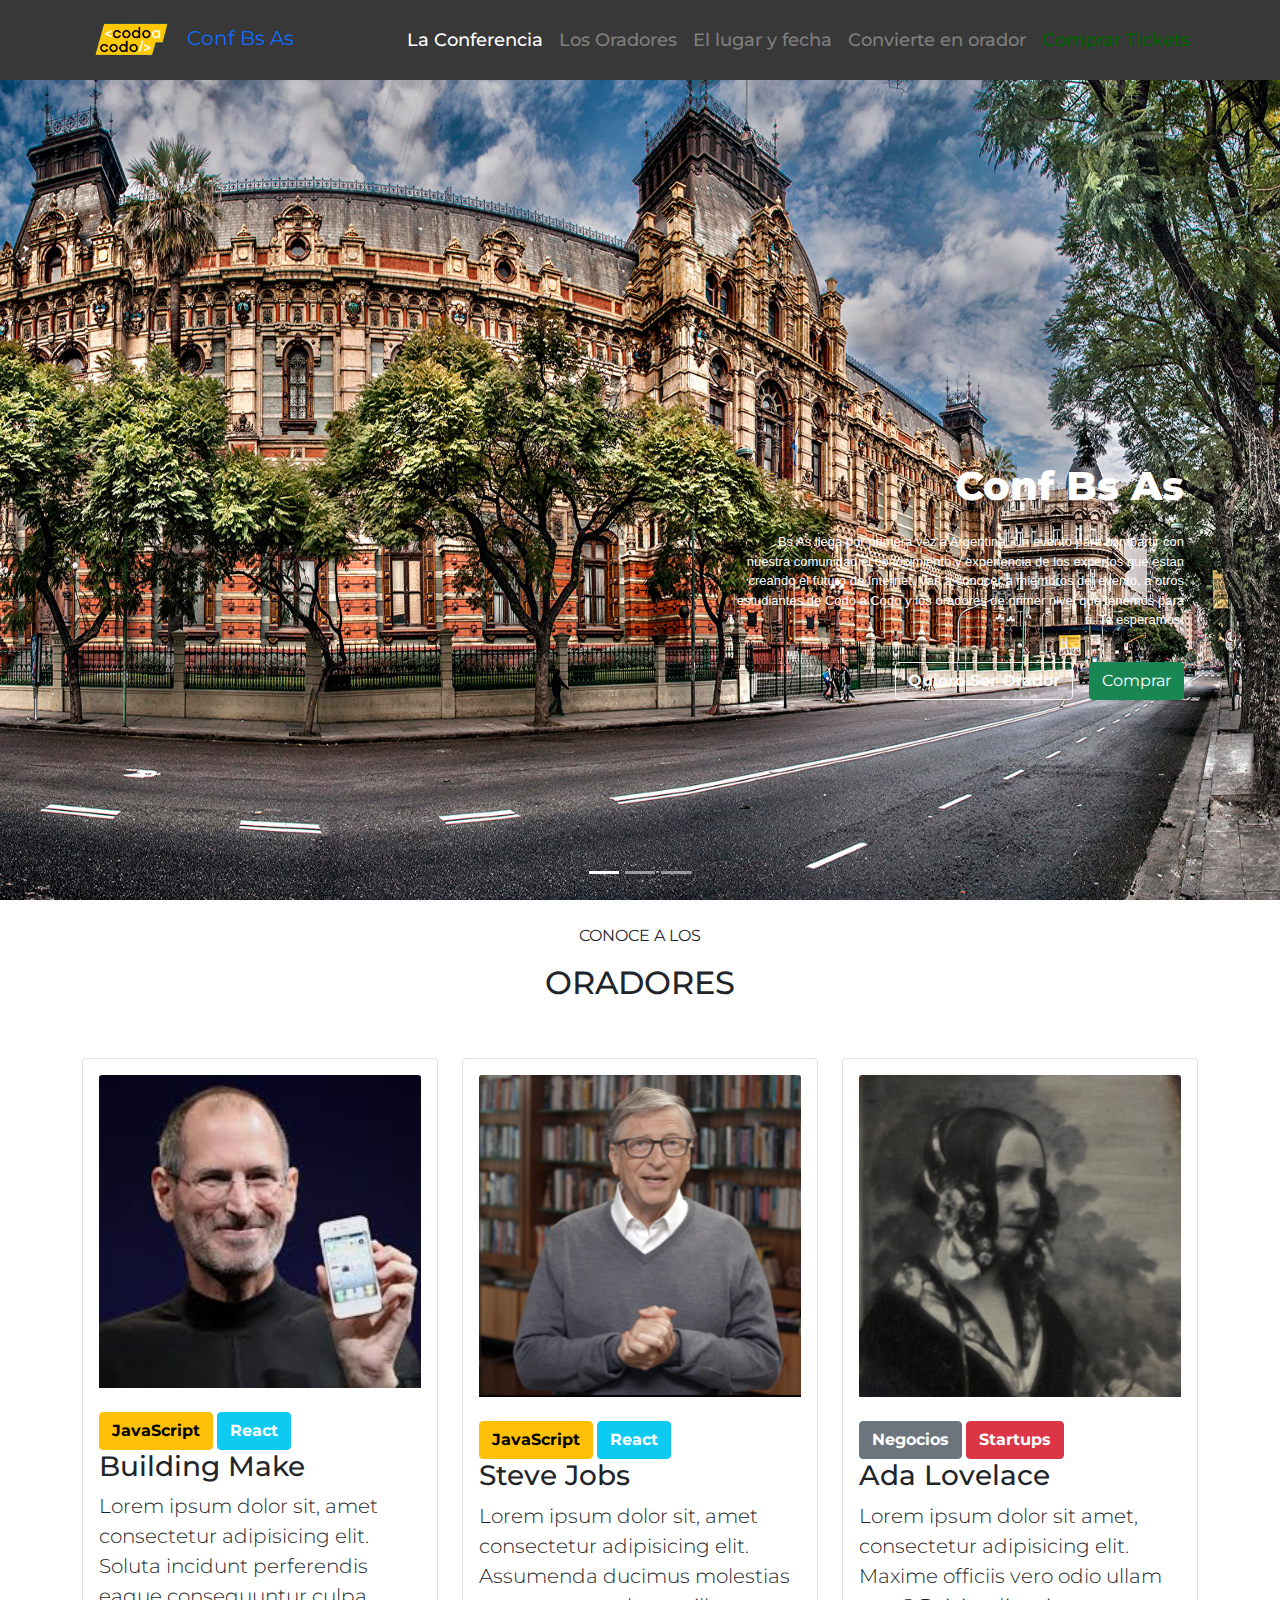
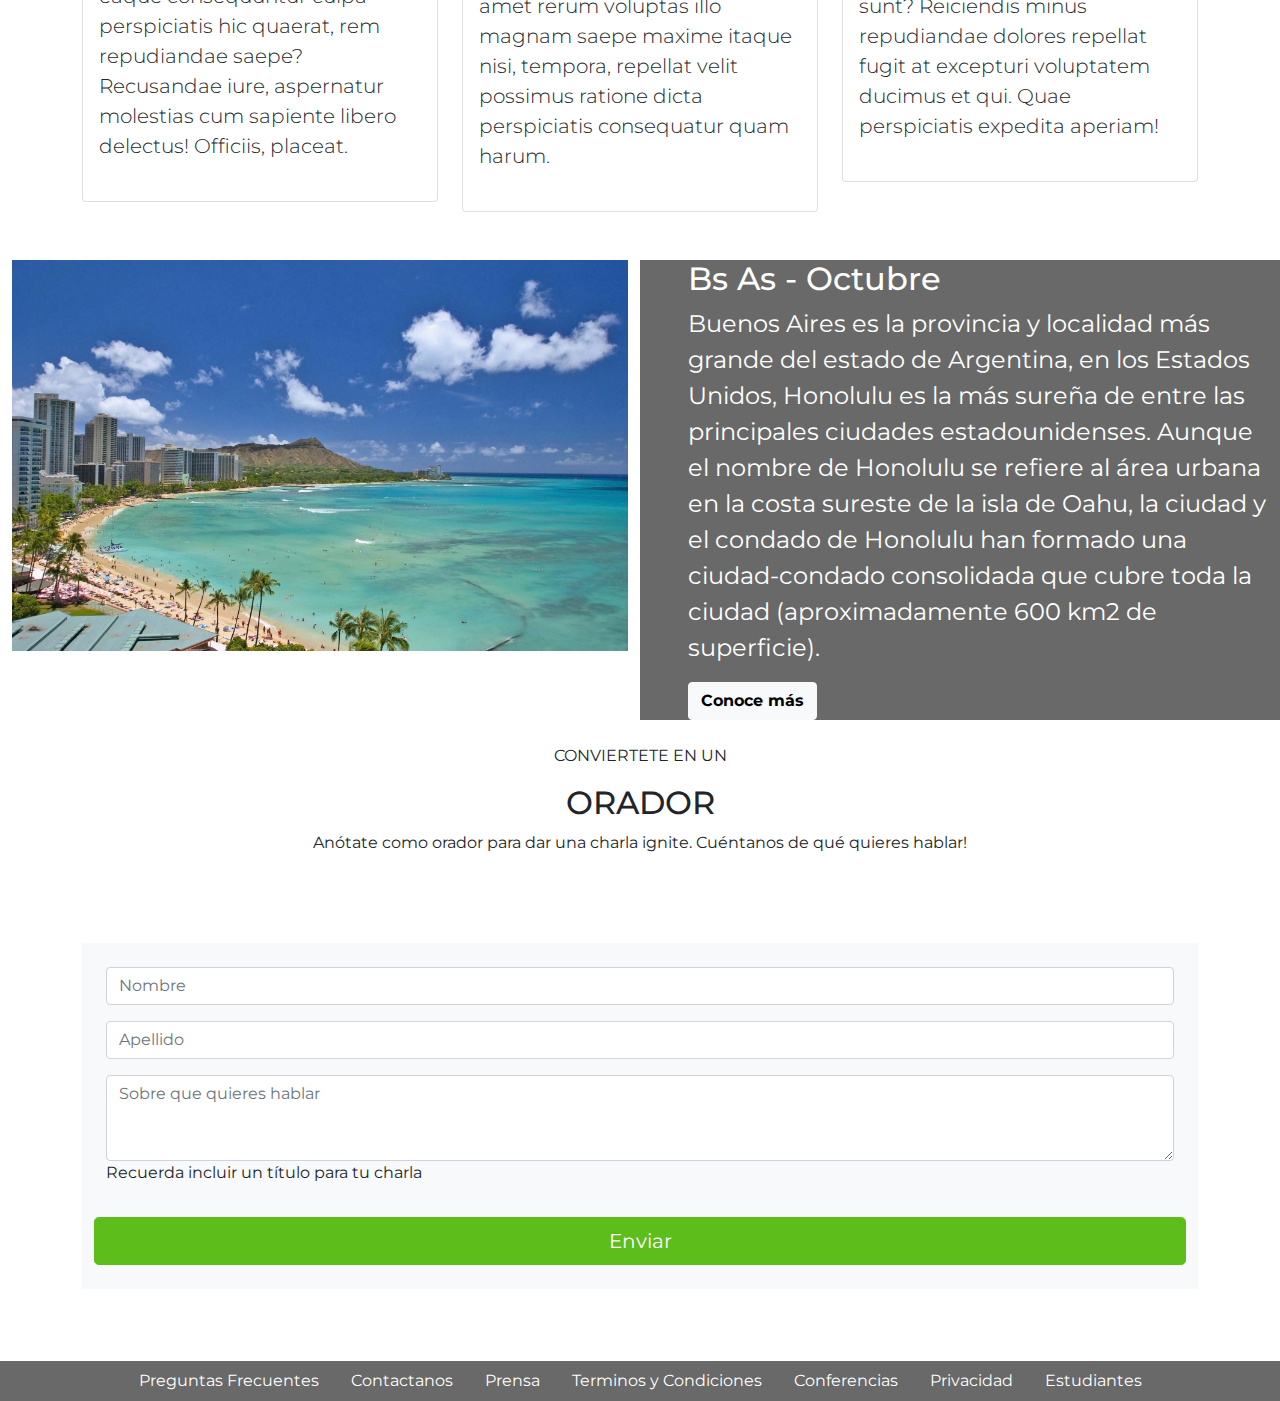
<file: index.html>
<!DOCTYPE html>
<html lang="es">

<head>
    <meta charset="UTF-8">
    <meta http-equiv="X-UA-Compatible" content="IE=edge">
    <meta name="viewport" content="width=device-width, initial-scale=1.0">
    <title>Pagina Personal</title>
    
   
    <link href="css/bootstrap.min.css" rel="stylesheet">
    <link rel="stylesheet" href="https://cdn.jsdelivr.net/npm/bootstrap-icons@1.7.2/font/bootstrap-icons.css">
    <link rel="stylesheet" href="css/style.css">
</head>
<body>



    
    <nav class="navbar navbar-expand-lg nav navbackgrey fixed-top ">
        <div class="container">
            <a class="navbar-brand " href="#"><img src="img/codoacodo.png" alt="" width="100" height="54"> Conf Bs As</a> 
          <button class="navbar-toggler" type="button" data-bs-toggle="collapse" data-bs-target="#navbarSupportedContent" aria-controls="navbarSupportedContent" aria-expanded="false" aria-label="Toggle navigation">
            <span class="navbar-toggler-icon"></span>
          </button>
          <div class="collapse navbar-collapse" id="navbarSupportedContent">
            <ul class="navbar-nav ms-auto mb-2 mb-lg-0">
              <li class="nav-item">
                <a class="nav-link navcolorwhite" href="#">La Conferencia</a>
              </li>
              <li class="nav-item">
                <a class="nav-link navcolorgrey" href="#about">Los Oradores</a>
              </li> 
              <li class="nav-item">
                <a class="nav-link navcolorgrey" href="#services">El lugar y fecha</a>
              </li> 
              <li class="nav-item">
                <a class="nav-link navcolorgrey" href="#portfolio">Convierte en orador</a>
              </li>
              <li class="nav-item">
                <a class="nav-link navcolorgreen" href="ticket1.html">Comprar Tickets</a>
              </li> 
                     
            </ul>
          </div>
        </div>
      </nav>
   
         
      <div id="carouselExampleIndicators" class="carousel slide" data-bs-ride="carousel">
        <div class="carousel-indicators">
          <button type="button" data-bs-target="#carouselExampleIndicators" data-bs-slide-to="0" class="active" aria-current="true" aria-label="Slide 1"></button>
          <button type="button" data-bs-target="#carouselExampleIndicators" data-bs-slide-to="1" aria-label="Slide 2"></button>
          <button type="button" data-bs-target="#carouselExampleIndicators" data-bs-slide-to="2" aria-label="Slide 3"></button>
        </div>
        <div class="carousel-inner">
          <div class="carousel-item active">
            <img src="img/ba1.jpg" class="d-block w-100" alt="...">
            <div class="carousel-caption carrousel-left" >
                   <p class="Title"> Conf Bs As</p>
                  <p class="d-flex parrafo-left ">Bs As llega por primera vez a Argentina. Un evento para compartir con nuestra comunidad el conocimiento y experiencia de los expertos que estan creando el futuro de Internet. Van a conocer a miembros del evento, a otros estudiantes de Codo a Codo y los oradores de primer nivel que tenemos para ti. Te esperamos!</p>
          
                     <div class="d-flex justify-content-end">
                                                    
                     <div> <a href="#" class="btn btn-outline-light btn-oultine-dark mt-3 ms-3  fw-bold">Quiero Ser Orador</a></div>
                     <div> <a href="#" class="btn btn-success mt-3 ms-3 ">Comprar</a> </div>

                    </div>

            </div>
          </div>
          <div class="carousel-item">
            <img src="img/ba2.jpg" class="d-block w-100" alt="...">
            <div class="carousel-caption">
              <h2>Always Dedicated</h2>
                              <p>Lorem ipsum dolor sit amet, consectetur adipisicing elit. Maxime, nulla, tempore. Deserunt excepturi quas vero.</p>
                              <p><a href="#" class="btn btn-warning mt-3">Learn More</a></p>
            </div>
          </div>
          <div class="carousel-item">
            <img src="img/ba3.jpg" class="d-block w-100" alt="...">
            <div class="carousel-caption">
              <h2>True Construction</h2>
                              <p>Lorem ipsum dolor sit amet, consectetur adipisicing elit. Maxime, nulla, tempore. Deserunt excepturi quas vero.</p>
                              <p><a href="#" class="btn btn-warning mt-3">Learn More</a></p>
            </div>
          </div>
        </div>
        <button class="carousel-control-prev" type="button" data-bs-target="#carouselExampleIndicators" data-bs-slide="prev">
          <span class="carousel-control-prev-icon" aria-hidden="true"></span>
          <span class="visually-hidden">Previous</span>
        </button>
        <button class="carousel-control-next" type="button" data-bs-target="#carouselExampleIndicators" data-bs-slide="next">
          <span class="carousel-control-next-icon" aria-hidden="true"></span>
          <span class="visually-hidden">Next</span>
        </button>
      </div>



      
      <section id="portfolio" class="portfolio section-padding">
        <div class="container">
            <div class="row">
                <div class="col-md-12">
                
                    <div class="section-header text-center pb-5 mt-4">
                        <p>CONOCE A LOS </p>
                        <h2>ORADORES</h2>
                    </div>
                </div>
            </div>
            
            <div class="row">
                <div class="col-12 col-md-12 col-lg-4">
                    <div class="card text-light bg-white pb-2">
                        <div class="card-body text-dark">
                          <div class="img-area mb-4">
                              <img src="img/steve.jpg" class="img-fluid card-img-top" alt="">
                          </div>
                          
                          <button type="button " class="btn btn-warning fw-bold ">JavaScript</button>
                          <button type="button " class="btn btn-info boton-white fw-bold  ">React</button>


                            <h3 class="card-title">Building Make</h3>
                            <p class="lead">Lorem ipsum dolor sit, amet consectetur adipisicing elit. Soluta incidunt perferendis eaque consequuntur culpa perspiciatis hic quaerat, rem repudiandae saepe? Recusandae iure, aspernatur molestias cum sapiente libero delectus! Officiis, placeat.</p>
                            
                        </div>
                    </div>
                </div>
                <div class="col-12 col-md-12 col-lg-4">
                    <div class="card text-light bg-white pb-2">
                        <div class="card-body text-dark">
                          <div class="img-area mb-4">
                              <img src="img/bill.jpg" class="img-fluid card-img-top" alt="">
                          </div>
                         
                          <button type="button " class="btn btn-warning fw-bold ">JavaScript</button>
                          <button type="button " class="btn btn-info boton-white fw-bold  ">React</button>
                         
                            <h3 class="card-title ">Steve Jobs</h3>
                            <p class="lead ">Lorem ipsum dolor sit, amet consectetur adipisicing elit. Assumenda ducimus molestias amet rerum voluptas illo magnam saepe maxime itaque nisi, tempora, repellat velit possimus ratione dicta perspiciatis consequatur quam harum.</p>
                            
                        </div>
                    </div>
                </div>
                <div class="col-12 col-md-12 col-lg-4">
                    <div class="card text-light bg-white pb-2">
                        <div class="card-body text-dark">
                          <div class="img-area mb-4">
                              <img src="img/ada.jpeg" class="img-fluid card-img-top" alt="">
                          </div>

                          <button type="button " class="btn btn-secondary fw-bold ">Negocios</button>
                          <button type="button " class="btn btn-danger boton-white fw-bold  ">Startups</button>

                            <h3 class="card-title">Ada Lovelace</h3>
                            <p class="lead">Lorem ipsum dolor sit amet, consectetur adipisicing elit. Maxime officiis vero odio ullam sunt? Reiciendis minus repudiandae dolores repellat fugit at excepturi voluptatem ducimus et qui. Quae perspiciatis expedita aperiam!</p>
                            
                        </div>
                    </div>
                </div>
            </div>
        </div>
      </section>
     


          <section id="about" class="about section-padding mt-md-5">
            <div class="container-fluid">
                <div class="row">
                    <div class="col-lg-6 col-md-12 col-12">
                        <div class="about-img">
                            <img src="img/honolulu.jpg" alt="" class="img-fluid">
                        </div>
                    </div>
                    <div class="col-lg-6 col-md-12 col-12 ps-lg-5 about-ft">
                        <div class="about-text  ">
                              <h2>Bs As - Octubre</h2>
                              <p class="fs-4"> 
                          Buenos Aires es la provincia y localidad más grande del estado de Argentina, en los Estados Unidos, Honolulu es la más sureña de entre las principales ciudades estadounidenses. Aunque el nombre de Honolulu se refiere al área urbana en la costa sureste de la isla de Oahu, la ciudad y el condado de Honolulu han formado una ciudad-condado consolidada que cubre toda la ciudad (aproximadamente 600 km2 de superficie).
                        </p>
                                <button type="button " class="btn btn-light boton-dark fw-bold   ">Conoce más</button>
                        </div>
                    </div>
                </div>
            </div>
        </section>
      

<section id="contact" class="contact section-padding">
  <div class="container mt-4 mb-5">
      <div class="row">
          <div class="col-md-12">
              <div class="section-header text-center pb-5">
                <p>CONVIERTETE EN UN</p>
                <H2>ORADOR</H2>
                <p>Anótate como orador para dar una charla ignite. Cuéntanos de qué quieres hablar! </p>
              </div>
          </div>
      </div>
<div class="row m-0">
  <div class="col-md-12 p-0 pt-4 pb-4">
    <form action="#" class="bg-light p-4 m-auto">
      <div class="row">
        <div class="col-md-12">
          <div class="mb-3">
            <input class="form-control" placeholder="Nombre" required="" type="text">
          </div>
        </div>
        <div class="col-md-12">
          <div class="mb-3">
            <input class="form-control" placeholder="Apellido" required="" type="email">
          </div>
        </div>
        <div class="col-md-12">
          <div class="mb-3">
            <textarea class="form-control" placeholder="Sobre que quieres hablar" required="" rows="3"></textarea>
            <p> Recuerda incluir un título para tu charla</p>
          </div>
        
      </div><button class="btn btn btn-lg btn-block mt-3 boton" type="button">Enviar</button>

      </div>

    </form>
  </div>
</div>
</div>
</section>


<footer>

  <div class="container-fluid foot-cl "> 
 
  <ul class="nav justify-content-center justify-content-lg-betwen align-items-center ">

    
    <li class="nav-item ">
      <a class="nav-link active navcolorwhite" href="#">Preguntas Frecuentes</a>
    </li>
    <li class="nav-item">
      <a class="nav-link navcolorwhite" href="#">Contactanos</a>
    </li>
    <li class="nav-item">
      <a class="nav-link navcolorwhite" href="#">Prensa</a>
    </li>
    <li class="nav-item">
      <a class="nav-link navcolorwhite" href="#">Terminos y <span> Condiciones</span> </a>
    <li class="nav-item">
      <a class="nav-link navcolorwhite" href="#">Conferencias</a>
    </li>
    <li class="nav-item">
      <a class="nav-link navcolorwhite" href="#">Privacidad</a>
    </li>
    <li class="nav-item">
      <a class="nav-link navcolorwhite" href="#">Estudiantes</a>
    </li>


  </ul>
</div>
</footer>



    </body>   



      <script src="js/bootstrap.bundle.min.js"></script>
      <script src="js/script.js"></script>
</file>
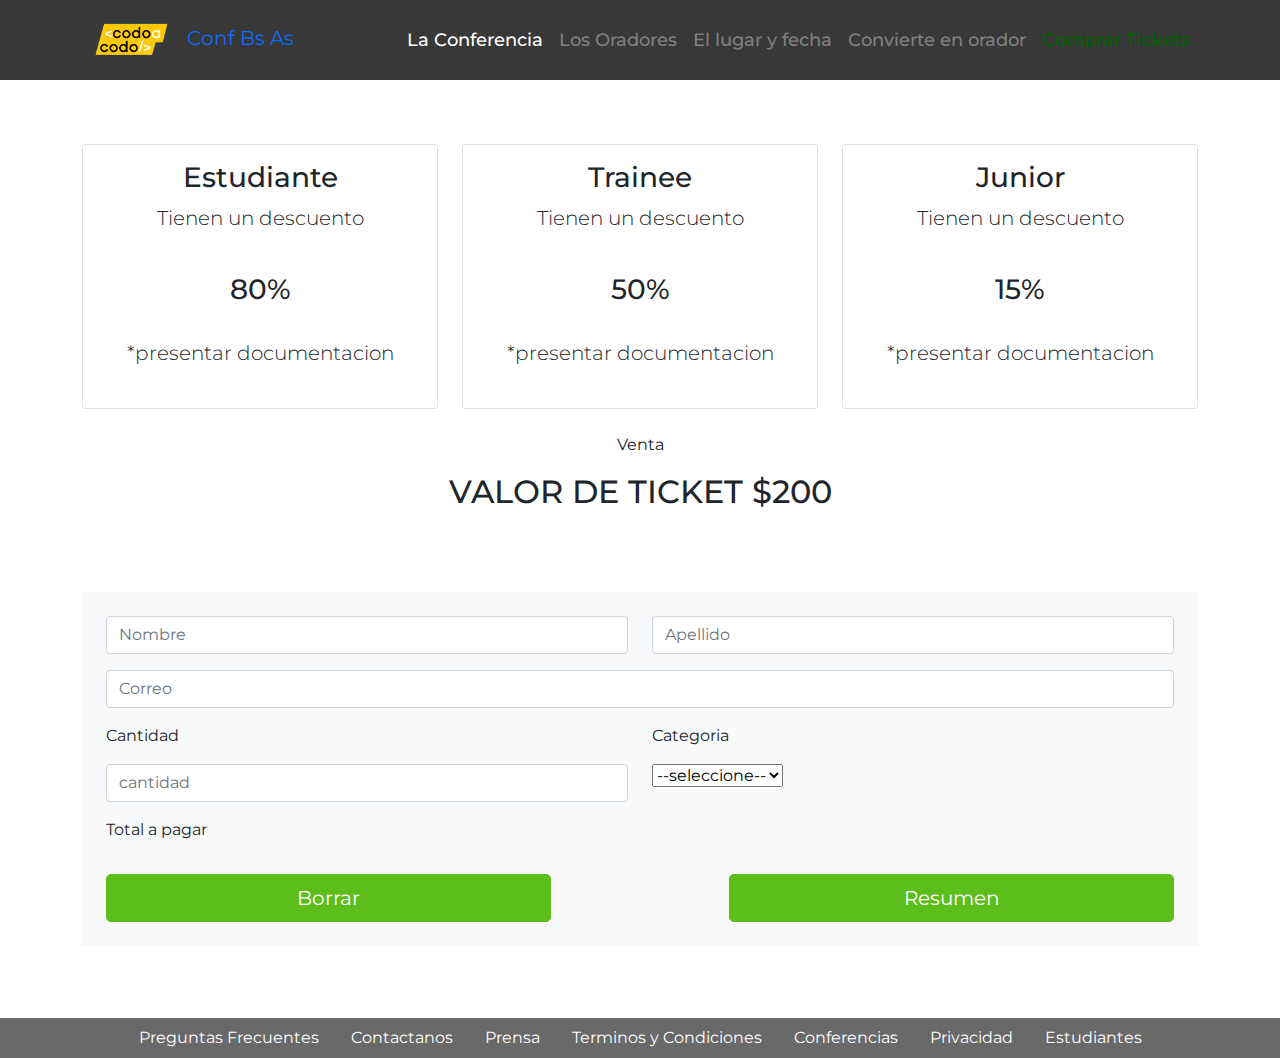
<file: ticket1.html>
<!DOCTYPE html>
<html lang="es">

<head>
  <meta charset="UTF-8">
  <meta http-equiv="X-UA-Compatible" content="IE=edge">
  <meta name="viewport" content="width=device-width, initial-scale=1.0">
  <title>Pagina Personal</title>


  <link href="css/bootstrap.min.css" rel="stylesheet">
  <link rel="stylesheet" href="https://cdn.jsdelivr.net/npm/bootstrap-icons@1.7.2/font/bootstrap-icons.css">
  <link rel="stylesheet" href="css/style.css">
</head>

<body>

  <nav class="navbar navbar-expand-lg nav navbackgrey fixed-top">
    <div class="container">
      <a class="navbar-brand " href="#"><img src="img/codoacodo.png" alt="" width="100" height="54"> Conf Bs As</a>
      <button class="navbar-toggler" type="button" data-bs-toggle="collapse" data-bs-target="#navbarSupportedContent"
        aria-controls="navbarSupportedContent" aria-expanded="false" aria-label="Toggle navigation">
        <span class="navbar-toggler-icon"></span>
      </button>
      <div class="collapse navbar-collapse" id="navbarSupportedContent">
        <ul class="navbar-nav ms-auto mb-2 mb-lg-0">
          <li class="nav-item">
            <a class="nav-link navcolorwhite" href="#">La Conferencia</a>
          </li>
          <li class="nav-item">
            <a class="nav-link navcolorgrey" href="#about">Los Oradores</a>
          </li>
          <li class="nav-item">
            <a class="nav-link navcolorgrey" href="#services">El lugar y fecha</a>
          </li>
          <li class="nav-item">
            <a class="nav-link navcolorgrey" href="#portfolio">Convierte en orador</a>
          </li>
          <li class="nav-item">
            <a class="nav-link navcolorgreen" href="ticket1.html">Comprar Tickets</a>
          </li>
        </ul>
      </div>
    </div>
  </nav>

  <br>
  <br>
  <br>
  <br>
  <br>
  <br>

  <section id="portfolio" class="portfolio section-padding">
    <div class="container">


      <div class="row">
        <div class="col-12 col-md-12 col-lg-4 centrado">
          <div class="card text-light bg-white pb-2">
            <div class="card-body text-dark">
              <h3 class="card-title">Estudiante</h3>
              <p class="lead">Tienen un descuento</p>
              <br>
              <h3>80%</h3>
              <br>
              <p class="lead"> *presentar documentacion</p>
            </div>
          </div>
        </div>

        <div class="col-12 col-md-12 col-lg-4 centrado">
          <div class="card text-light bg-white pb-2">
            <div class="card-body text-dark">

              <h3 class="card-title ">Trainee</h3>
              <p class="lead ">Tienen un descuento</p>
              <br>
              <h3>50%</h3>
              <br>
              <p class="lead"> *presentar documentacion</p>
            </div>
          </div>
        </div>

        <div class="col-12 col-md-12 col-lg-4 centrado">
          <div class="card text-light bg-white pb-2">
            <div class="card-body text-dark">

              <h3 class="card-title">Junior</h3>
              <p class="lead">Tienen un descuento </p>
              <br>
              <h3>15%</h3>
              <br>
              <p class="lead"> *presentar documentacion</p>

            </div>
          </div>
        </div>
      </div>
    </div>
  </section>

  <section id="contact" class="contact section-padding">
    <div class="container mt-4 mb-5">
      <div class="row">
        <div class="col-md-12">
          <div class="section-header text-center pb-5">
            <p>Venta</p>
            <H2>VALOR DE TICKET $200</H2>

          </div>
        </div>
      </div>
      <div class="row m-0">
        <div class="col-md-12 p-0 pt-4 pb-4">
          <form action="#" class="bg-light p-4 m-auto">
            <div class="row">
              <div class="col-md-6">
                <div class="mb-3">
                  <input class="form-control" placeholder="Nombre" required="" type="text">
                </div>
              </div>
              <div class="col-md-6">
                <div class="mb-3">
                  <input class="form-control" placeholder="Apellido" required="">
                </div>
              </div>
              <div class="col-md-12">
                <div class="mb-3">
                  <input class="form-control" placeholder="Correo" required="" type="email">

                </div>
              </div>

              <div class="col-md-6">
                <p>Cantidad</p>
                <div class="mb-3">
                  <input id="cantidad" type="text" class="form-control" placeholder="cantidad" required="">
                </div>
              </div>

              <div class="col-md-6">
                <div class="mb-3">
                <p>Categoria</p>
                <select id="categoriaSelect" box-sizing: border-box;>
                  <option value="">--seleccione--</option>
                  <option value="0">sin categoria</option>
                  <option value="1">estudiante</option>
                  <option value="2">trainee</option>
                  <option value="3">junior</option>
                </select>
              </div>

                </div> 
             
              <div>
                <p id="total">Total a pagar</p>
              </div>

            </div class="col-md-6">
            <div class="d-flex justify-content-center justify-content-md-between">
              <button id="borrar" class=" col-md-5 btn btn btn-lg btn-block mt-3 boton" type="button">Borrar</button>
              <button id="resumen" class=" col-md-5 btn btn btn-lg btn-block mt-3 boton" type="button">Resumen </button>
              <!-- <button id="resumen" class=" col-md-5 btn btn btn-lg btn-block mt-3 boton" type="button">Resumen</button> -->
            </div>
        </div>

        </form>
      </div>
    </div>
    </div>
  </section>


  <footer>

    <div class="container-fluid foot-cl ">

      <ul class="nav justify-content-center justify-content-lg-betwen align-items-center ">


        <li class="nav-item ">
          <a class="nav-link active navcolorwhite" href="#">Preguntas Frecuentes</a>
        </li>
        <li class="nav-item">
          <a class="nav-link navcolorwhite" href="#">Contactanos</a>
        </li>
        <li class="nav-item">
          <a class="nav-link navcolorwhite" href="#">Prensa</a>
        </li>
        <li class="nav-item">
          <a class="nav-link navcolorwhite" href="#">Terminos y <span> Condiciones</span> </a>
        <li class="nav-item">
          <a class="nav-link navcolorwhite" href="#">Conferencias</a>
        </li>
        <li class="nav-item">
          <a class="nav-link navcolorwhite" href="#">Privacidad</a>
        </li>
        <li class="nav-item">
          <a class="nav-link navcolorwhite" href="#">Estudiantes</a>
        </li>


      </ul>
    </div>
  </footer>



</body>



<script src="js/bootstrap.bundle.min.js"></script>
<script src="js/script.js"></script>
</file>
<file: css/style.css>
@import url('https://fonts.googleapis.com/css2?family=Montserrat:wght@400;500;700&display=swap');
* {
	font-family: 'Montserrat', sans-serif;
}
body {
	background: #ffffff;
}

.navcolorgreen{
    color:darkgreen;
}
.navcolorlightgreen{
    color:lightgreen;
}
.navcolorwhite{
    color:white;
}
.navcolorgrey{
    color:grey;
}
.navcolorgrey:hover, .navcolorwhite:hover,  .navcolorgreen:hover, .navcolorlightgreen:hover, .navcolorgreen:hover{
    color:white;
}

.navbackgrey{
	background-color:rgb(56,56,56);
}



.navbar .getstarted {
	/* background: #106eea; */
	background: #5CBD1B;
	margin-left: 30px;
	border-radius: 4px;
	font-weight: 400;
	color: #fff;
	text-decoration: none;
	padding: .5rem 1rem;
	line-height: 2.3;
}
.navbar-nav a {
	font-size: 18px;
	/* text-transform: uppercase;  */
	font-weight: 500;
}

.nav-blanca{
	/* background: #fff; */
	font-weight: 500;
	color:blueviolet;
	/* background-color: aqua; */
	/* height: 400px; */
	
}


.w-100 {
	height: 100vh;
}
.navbar-toggler {
	padding: 1px 5px;
	font-size: 18px;
	line-height: 0.3;
	 background: #fff; 
	/* background: rgb(252, 247, 245); */
}

.Title {
/* font-size: 20px; */
font-size: 40px;
text-align: right;
font-weight: 800;

/* background-color: rgb(255, 85, 0); */
/* padding: 3px 5px;

*/
}

.parrafo-left{
	/* margin-left: 70%; */
	/* background: #106eea; */
	font-style: normal;
	font-size: 65%;
	/* font-size:small; */
	font-weight: 400;
	font-family:Verdana, Geneva, Tahoma, sans-serif;
	}


.carrousel-left {
	/* border: rgb(255, 102, 0) 1px solid; */
	/* margin-left: 50% */
	text-align: right;
	margin-left: 50%;
	/* margin-bottom: 15% */
	/* padding-bottom: 15%; */
	/* padding-left: 15%; */
  position: absolute;
  top: 40%;
  right: 0;
  left: auto;
  padding: 6rem;
  font-size: 20px;
  /* background-color: rgba(255, 255, 255, 0.5); */


}

.boton-black{
    color:black;
}


.boton-white{
	color:#fff;
}

.foot-cl{
	background-color: dimgrey;
	color: white;
	width: 100%;
	
	}


.about-ft{
background-color: dimgrey;
color: white;

}

.boton{
	color: #ffffff; 
	background-color: #5CBD1B; 
	border-color: #5CBD1B; 
	}




.centrado {
	/* display: flex;
	justify-content: center;
	align-items: center; */
	text-align: center;
	border-color: red;
}

@media only screen and (min-width: 768px) and (max-width: 991px) {
	.carousel-caption {
		bottom: 370px;
	}
	.carousel-caption p {

		width: 100%;
	}
	.card {
		margin-bottom: 30px;
	}
	.img-area img {
		width: 100%;
	}

	.carrousel-left {
	  position: relative;
	  right: 0;
	  padding: 6rem;
	  font-size: 25px;
		}


.Title {
		
		font-size: 20px;
		text-align: right;
		font-weight: 500;
}

.parrafo-left{

	font-style: normal;
	/* font-size:small; */
	/* font-weight: 300; */
	font-family:Verdana, Geneva, Tahoma, sans-serif;
	}

}




@media only screen and (max-width: 767px) {
	.navbar-nav {
		text-align: center;
	}
	.carousel-caption {
		bottom: 125px;
	}
	.carousel-caption h2 {
		font-size: 17px;
	}
	.carousel-caption a {
		padding: 10px 15px;
		font-size: 15px;
	}
	.carousel-caption p {
		width: 100%;
		line-height: 1.6;
		font-size: 12px;
	}
	.about-text {
		padding-top: 50px;
	}
	.card {
		margin-bottom: 30px;
	}


	.Title {
		/* font-size: 20px; */
		font-size: 20px;
		text-align: right;
		font-weight: 500;
	}
	
	.parrafo-left{
	/* margin-left: 70%; */
	/* background: #106eea; */
	font-style: normal;
	/* font-size:small; */
	/* font-weight: 100; */
	font-size: 30%;
	font-family:Verdana, Geneva, Tahoma, sans-serif;
	}

	




}
</file>
